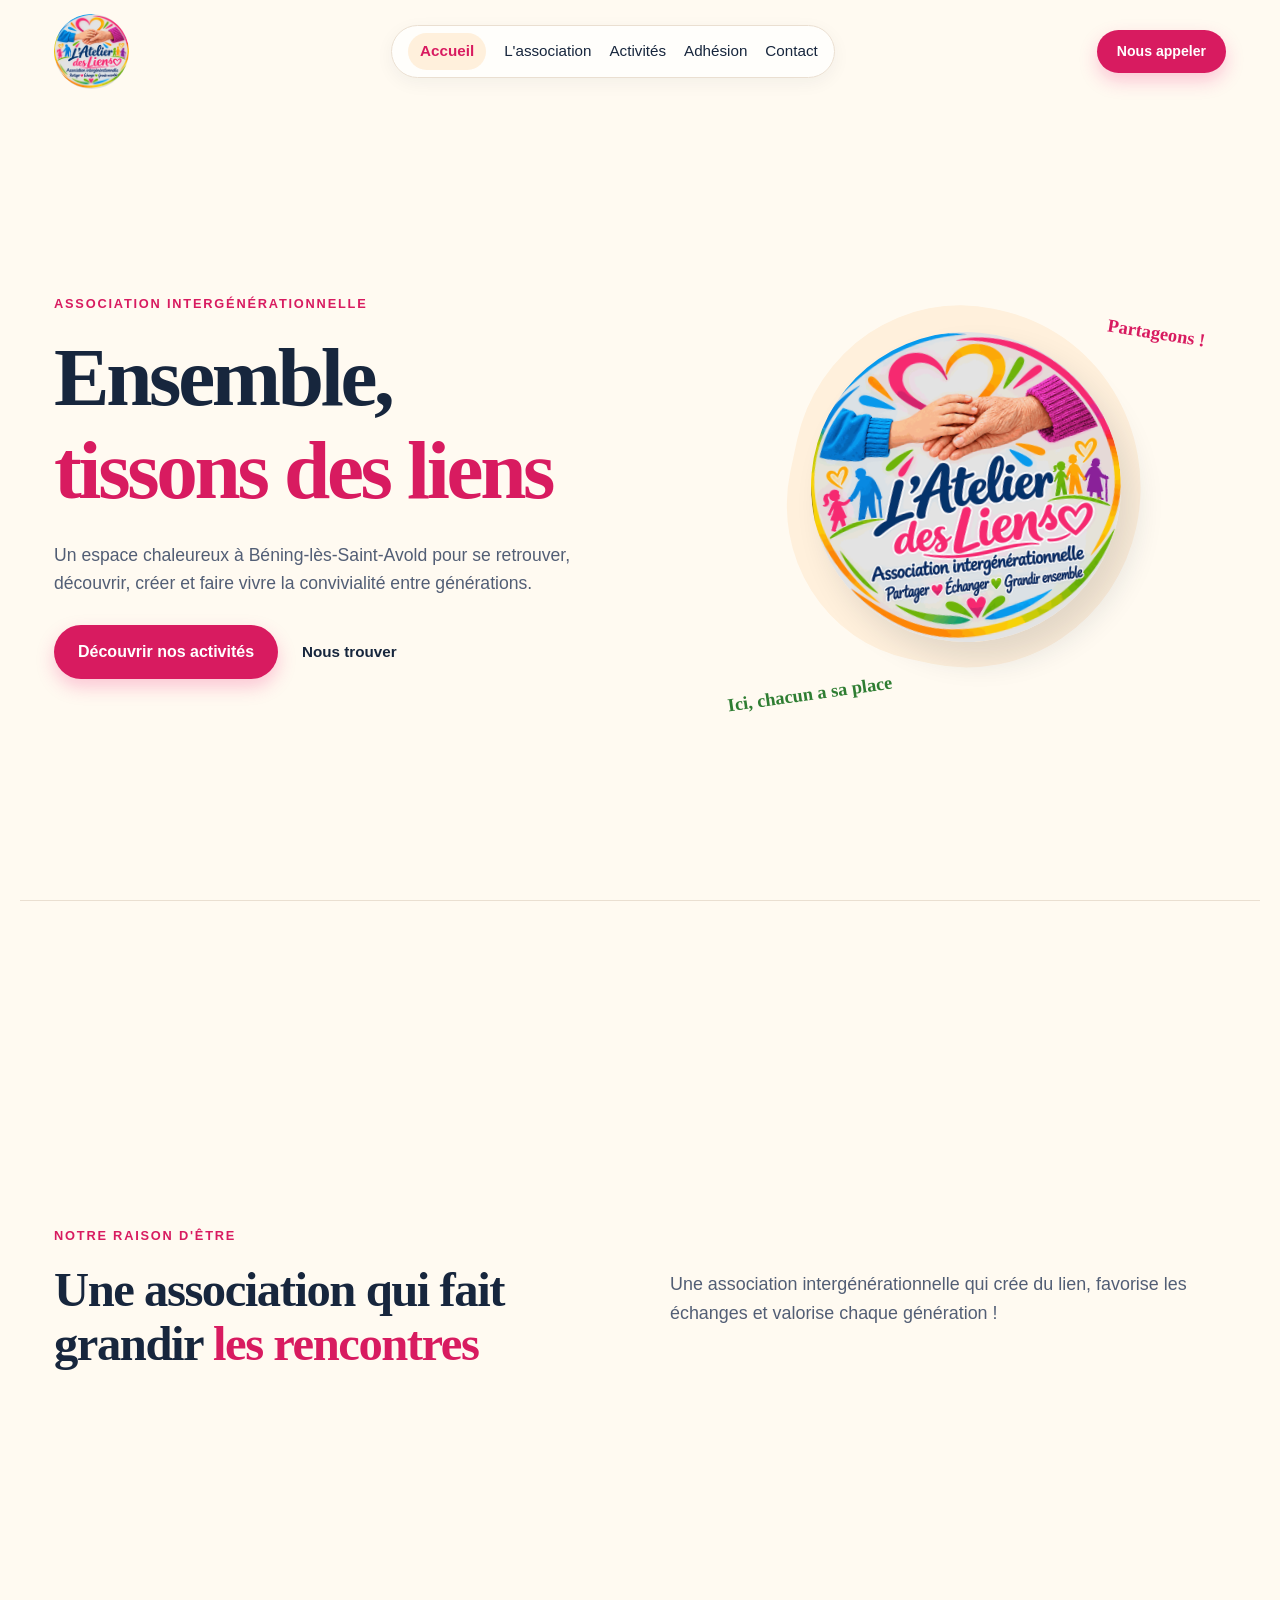
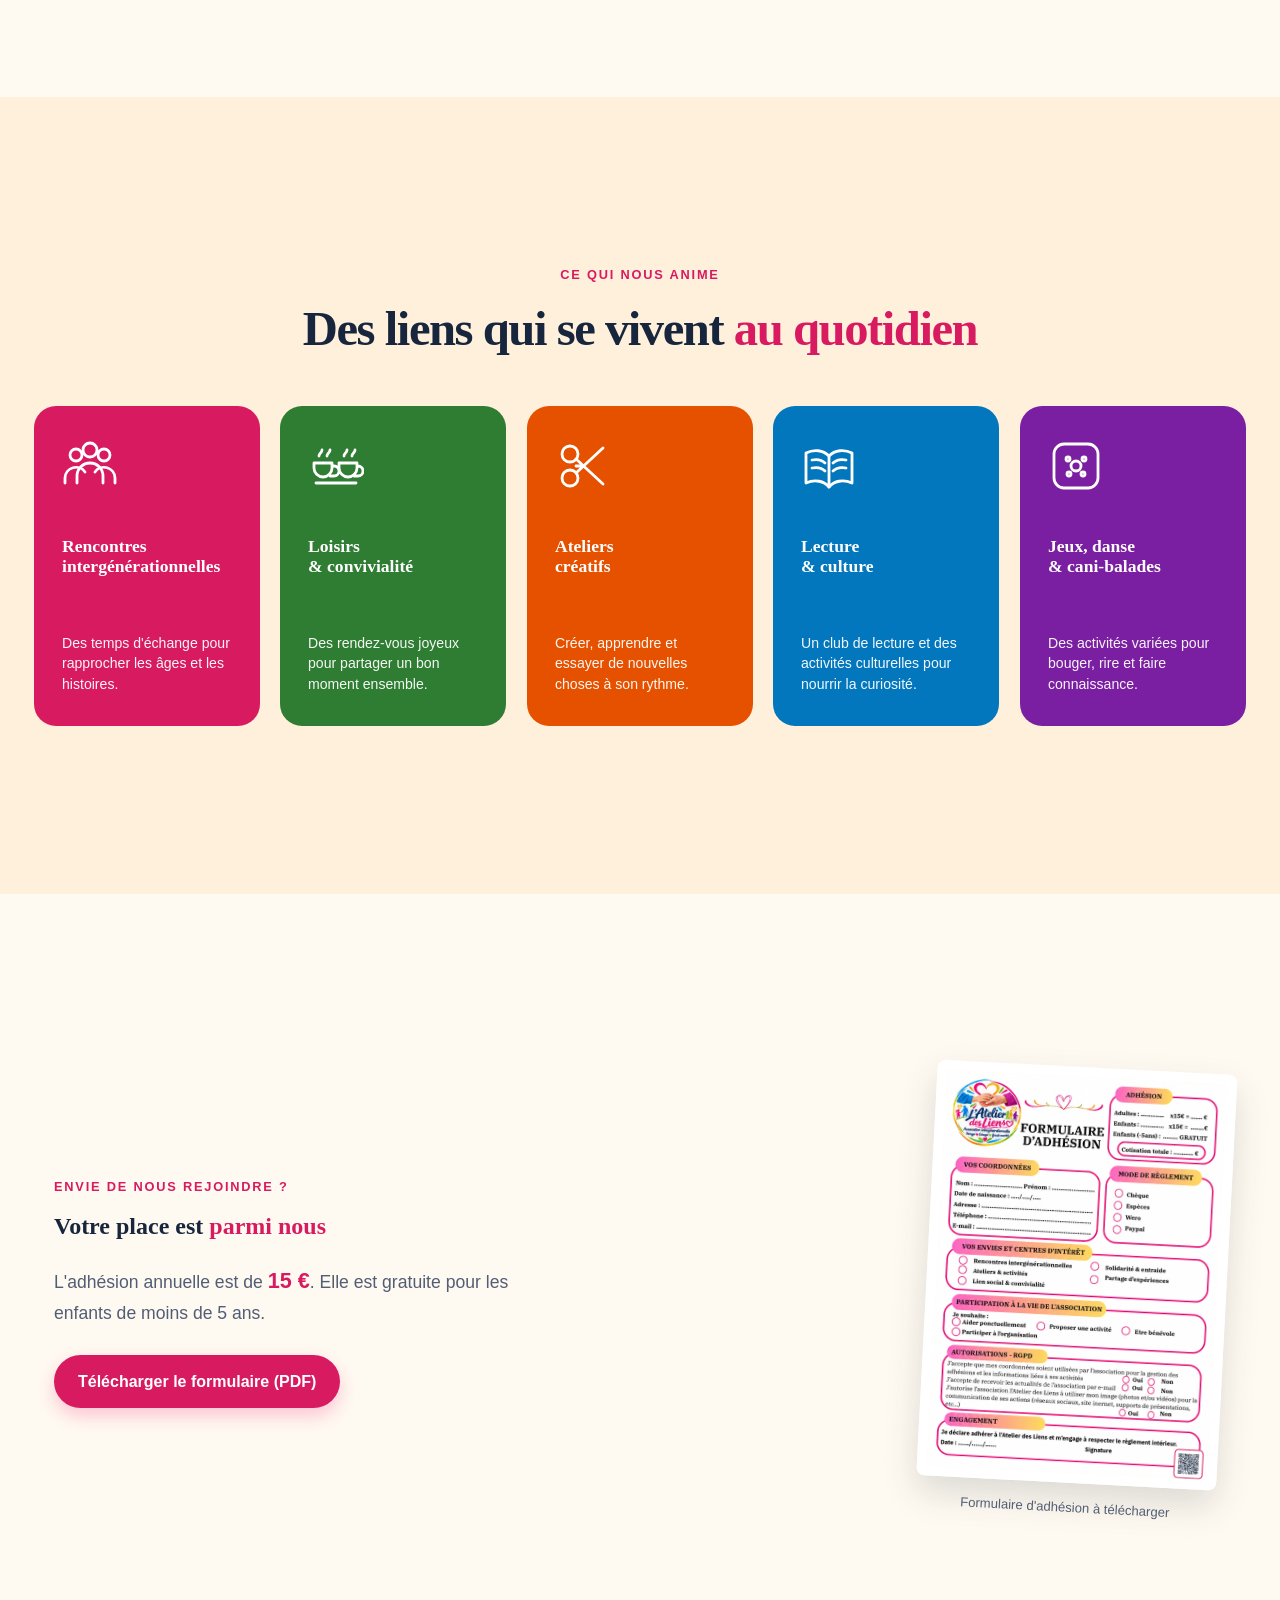
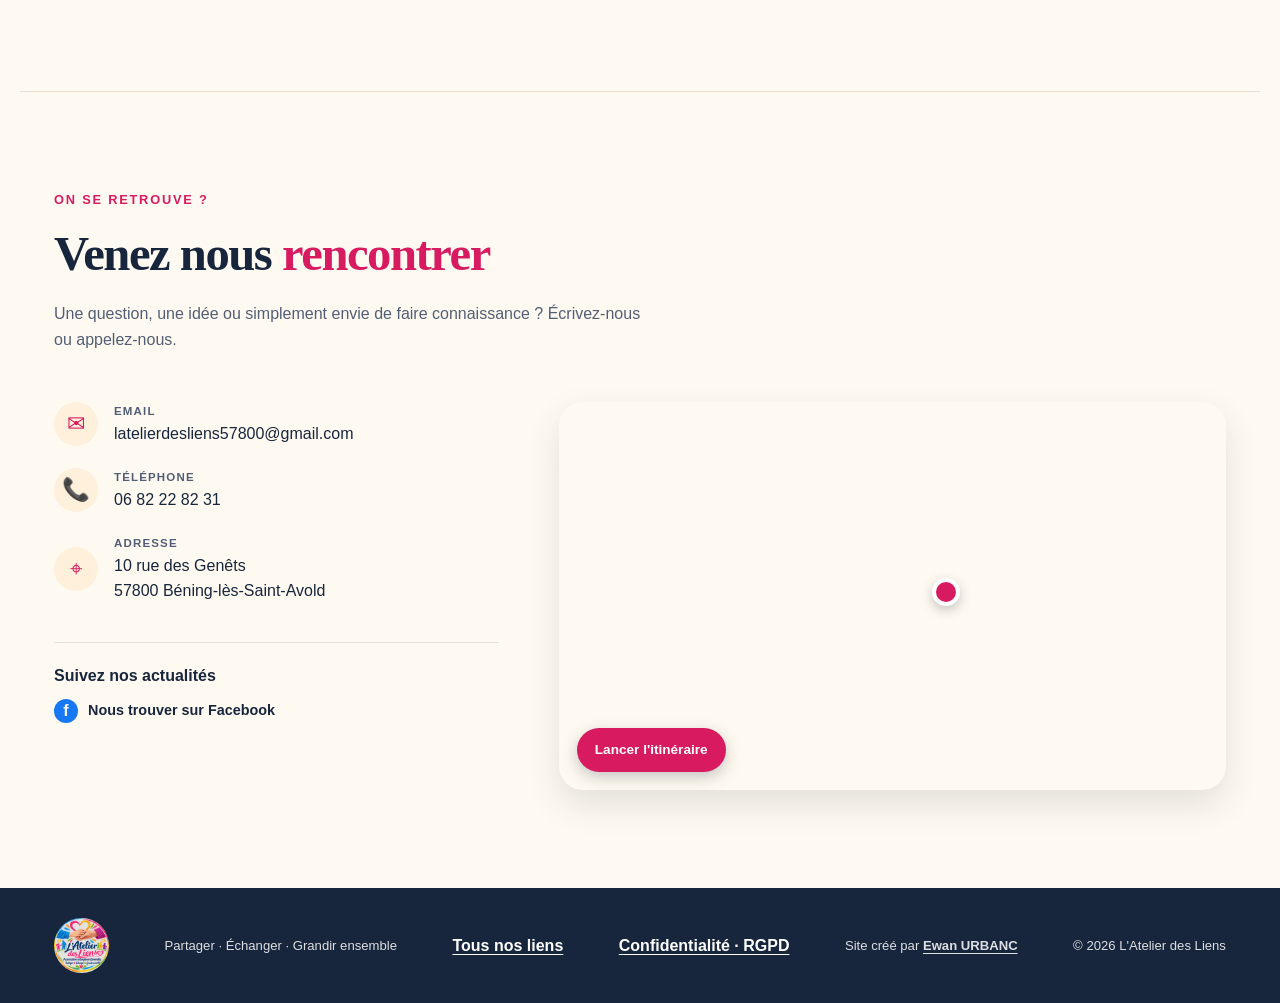
<file: index.html>
<!doctype html>
<html lang="fr">
  <head>
    <meta charset="utf-8">
    <meta name="viewport" content="width=device-width, initial-scale=1">
    <meta name="description" content="Une association intergénérationnelle qui crée du lien, favorise les échanges et valorise chaque génération !">
    <title>L'Atelier des Liens | Partager, échanger, grandir ensemble</title>
    <meta property="og:title" content="L'Atelier des Liens | Partager, échanger, grandir ensemble">
    <meta property="og:description" content="Une association intergénérationnelle qui crée du lien, favorise les échanges et valorise chaque génération !">
    <meta property="og:image" content="https://atelierdesliens-bening.fr/assets/logo-atelier-des-liens.png">
    <meta property="og:url" content="https://atelierdesliens-bening.fr/">
    <meta property="og:locale" content="fr_FR">
    <meta property="og:site_name" content="L'Atelier des Liens">
    <meta property="og:type" content="website">
    <meta name="theme-color" content="#fffaf1">
    <link rel="canonical" href="https://atelierdesliens-bening.fr/">
    <link rel="icon" href="/favicon.ico" sizes="48x48">
    <link rel="icon" type="image/png" sizes="96x96" href="/assets/favicon-96.png">
    <link rel="apple-touch-icon" href="assets/logo-icon.png">
    <script type="application/ld+json">{"@context":"https://schema.org","@type":"Organization","name":"L'Atelier des Liens","url":"https://atelierdesliens-bening.fr/","logo":"https://atelierdesliens-bening.fr/assets/logo-atelier-des-liens.png","telephone":"+33682228231","email":"latelierdesliens57800@gmail.com","address":{"@type":"PostalAddress","streetAddress":"10 rue des Genêts","postalCode":"57800","addressLocality":"Béning-lès-Saint-Avold","addressCountry":"FR"},"sameAs":["https://www.facebook.com/profile.php?id=61596247804913"]}</script>
    <link rel="stylesheet" href="styles.css?v=4">
  </head>
  <body>
    <header class="site-header">
      <a class="brand" href="#accueil" aria-label="Retour à l'accueil"><img src="assets/logo-atelier-des-liens.png" alt="Logo de L'Atelier des Liens"></a>
      <button class="nav-toggle" id="navToggle" type="button" aria-expanded="false" aria-controls="mainNav" aria-label="Ouvrir le menu">
        <span class="hamburger-bar"></span><span class="hamburger-bar"></span><span class="hamburger-bar"></span>
      </button>
      <nav class="nav-menu" id="mainNav" aria-label="Navigation principale">
        <a href="#accueil">Accueil</a>
        <a href="#association">L'association</a>
        <a href="#activites">Activités</a>
        <a href="#adhesion">Adhésion</a>
        <a href="#contact">Contact</a>
        <a class="button button-small mobile-only-button" href="tel:+33682228231">Nous appeler</a>
      </nav>
      <a class="button button-small desktop-only-button" href="tel:+33682228231">Nous appeler</a>
    </header>

    <main>
      <section class="hero page-section" id="accueil">
        <div class="hero-copy">
          <p class="eyebrow">Association intergénérationnelle</p>
          <h1>Ensemble,<br><em>tissons des liens</em></h1>
          <p class="hero-text">Un espace chaleureux à Béning-lès-Saint-Avold pour se retrouver, découvrir, créer et faire vivre la convivialité entre générations.</p>
          <div class="hero-actions">
            <a class="button" href="#activites">Découvrir nos activités</a>
            <a class="text-link" href="#contact">Nous trouver</a>
          </div>
        </div>
        <div class="hero-art" aria-hidden="true">
          <div class="sun"></div>
          <img src="assets/logo-atelier-des-liens.png" alt="">
          <span class="scribble scribble-one">Partageons !</span>
          <span class="scribble scribble-two">Ici, chacun a sa place</span>
        </div>
      </section>

      <section class="intro section page-section" id="association">
        <div class="section-heading">
          <p class="eyebrow">Notre raison d'être</p>
          <h2>Une association qui fait grandir <em>les rencontres</em></h2>
        </div>
        <p class="intro-text">Une association intergénérationnelle qui crée du lien, favorise les échanges et valorise chaque génération !</p>
      </section>

      <section class="activities section page-section" id="activites">
        <div class="section-heading centered">
          <p class="eyebrow">Ce qui nous anime</p>
          <h2>Des liens qui se vivent <em>au quotidien</em></h2>
        </div>
        <div class="activity-grid">
          <article class="activity-card pink"><span class="activity-icon" aria-hidden="true"><svg viewBox="0 0 56 56" fill="none" xmlns="http://www.w3.org/2000/svg"><circle cx="14" cy="17" r="6"/><circle cx="28" cy="12" r="7"/><circle cx="42" cy="17" r="6"/><path d="M3 45v-5a11 11 0 0 1 20-6M53 45v-5a11 11 0 0 0-20-6M15 45v-7a13 13 0 0 1 26 0v7"/></svg></span><h3>Rencontres<br>intergénérationnelles</h3><p>Des temps d'échange pour rapprocher les âges et les histoires.</p></article>
          <article class="activity-card green"><span class="activity-icon" aria-hidden="true"><svg viewBox="0 0 56 56" fill="none" xmlns="http://www.w3.org/2000/svg"><path d="M6 25h18v5a9 9 0 0 1-18 0v-5ZM24 28h2a5 5 0 0 1 0 10h-4M11 18c0-3 3-3 3-6M19 18c0-3 3-3 3-6M31 25h18v5a9 9 0 0 1-18 0v-5ZM49 28h1a5 5 0 0 1 0 10h-4M36 18c0-3 3-3 3-6M44 18c0-3 3-3 3-6M8 45h40"/></svg></span><h3>Loisirs<br>&amp; convivialité</h3><p>Des rendez-vous joyeux pour partager un bon moment ensemble.</p></article>
          <article class="activity-card orange"><span class="activity-icon" aria-hidden="true"><svg viewBox="0 0 56 56" fill="none" xmlns="http://www.w3.org/2000/svg"><circle cx="15" cy="16" r="8"/><circle cx="15" cy="40" r="8"/><path d="m21 21 27 25M21 35 48 10M21 28h7"/></svg></span><h3>Ateliers<br>créatifs</h3><p>Créer, apprendre et essayer de nouvelles choses à son rythme.</p></article>
          <article class="activity-card blue"><span class="activity-icon" aria-hidden="true"><svg viewBox="0 0 56 56" fill="none" xmlns="http://www.w3.org/2000/svg"><path d="M28 18c-6-6-15-7-23-3v30c9-4 18-2 23 4 5-6 14-8 23-4V15c-8-4-17-3-23 3Z"/><path d="M28 18v31M11 22c5-1 10 0 13 3M11 30c5-1 10 0 13 3M45 22c-5-1-10 0-13 3M45 30c-5-1-10 0-13 3"/></svg></span><h3>Lecture<br>&amp; culture</h3><p>Un club de lecture et des activités culturelles pour nourrir la curiosité.</p></article>
          <article class="activity-card purple"><span class="activity-icon" aria-hidden="true"><svg viewBox="0 0 56 56" fill="none" xmlns="http://www.w3.org/2000/svg"><rect x="6" y="6" width="44" height="44" rx="10"/><circle cx="20" cy="21" r="2"/><circle cx="36" cy="21" r="2"/><circle cx="28" cy="28" r="5"/><circle cx="21" cy="36" r="2"/><circle cx="35" cy="36" r="2"/></svg></span><h3>Jeux, danse<br>&amp; cani-balades</h3><p>Des activités variées pour bouger, rire et faire connaissance.</p></article>
        </div>
      </section>

      <section class="membership section page-section" id="adhesion">
        <div class="membership-copy">
          <p class="eyebrow">Envie de nous rejoindre ?</p>
          <h2>Votre place est <em>parmi nous</em></h2>
          <p>L'adhésion annuelle est de <strong>15 €</strong>. Elle est gratuite pour les enfants de moins de 5 ans.</p>
          <a class="button" href="assets/formulaire-adhesion-avec-liens.pdf" download>Télécharger le formulaire (PDF)</a>
        </div>
        <figure class="form-preview">
          <a href="assets/formulaire-adhesion-avec-liens.pdf" download aria-label="Télécharger le formulaire d'adhésion (PDF)"><img src="assets/formulaire-adhesion-avec-liens.png" alt="Aperçu du formulaire d'adhésion avec QR code"></a>
          <figcaption>Formulaire d'adhésion à télécharger</figcaption>
        </figure>
      </section>

      <section class="contact section page-section" id="contact">
        <div class="section-heading">
          <p class="eyebrow">On se retrouve ?</p>
          <h2>Venez nous <em>rencontrer</em></h2>
          <p>Une question, une idée ou simplement envie de faire connaissance ? Écrivez-nous ou appelez-nous.</p>
        </div>
        <div class="contact-layout">
          <div class="contact-details">
            <a class="contact-item" href="https://mail.google.com/mail/?view=cm&amp;fs=1&amp;to=latelierdesliens57800@gmail.com&amp;su=Contact%20L%27Atelier%20des%20Liens" target="_blank" rel="noopener"><span class="contact-symbol" aria-hidden="true">✉</span><span><small>Email</small>latelierdesliens57800@gmail.com</span></a>
            <a class="contact-item" href="tel:+33682228231" aria-label="Appeler le 06 82 22 82 31"><span class="contact-symbol" aria-hidden="true">📞</span><span><small>Téléphone</small>06 82 22 82 31</span></a>
            <a class="contact-item" href="https://www.google.com/maps/dir/?api=1&amp;destination=10+rue+des+Gen%C3%AAts+57800+B%C3%A9ning-l%C3%A8s-Saint-Avold" target="_blank" rel="noopener"><span class="contact-symbol" aria-hidden="true">⌖</span><span><small>Adresse</small>10 rue des Genêts<br>57800 Béning-lès-Saint-Avold</span></a>
            <div class="social-note"><span>Suivez nos actualités</span><a class="facebook-link" href="https://www.facebook.com/profile.php?id=61596247804913&amp;locale=fr_FR" target="_blank" rel="noopener"><span class="facebook-mark">f</span> Nous trouver sur Facebook</a></div>
          </div>
          <div class="map-card">
            <iframe title="Carte de localisation de L'Atelier des Liens" src="https://www.google.com/maps?ll=49.1370452,6.8275457&amp;z=17&amp;output=embed" loading="lazy" referrerpolicy="no-referrer-when-downgrade" allowfullscreen></iframe>
            <div class="map-location" role="img" aria-label="L'Atelier des Liens, 10 rue des Genêts, 57800 Béning-lès-Saint-Avold"><span aria-hidden="true"></span></div>
            <a class="map-link" href="https://www.google.com/maps/dir/?api=1&amp;destination=10+rue+des+Gen%C3%AAts+57800+B%C3%A9ning-l%C3%A8s-Saint-Avold" target="_blank" rel="noopener noreferrer">Lancer l'itinéraire</a>
          </div>
        </div>
      </section>

    </main>

    <footer class="site-footer"><img src="assets/logo-atelier-des-liens.png" alt="" aria-hidden="true"><p>Partager · Échanger · Grandir ensemble</p><a href="linktree.html">Tous nos liens</a><a href="confidentialite.html">Confidentialité · RGPD</a><p>Site créé par <a href="https://nougrr.github.io/portfolio/" target="_blank" rel="noopener">Ewan URBANC</a></p><p>© 2026 L'Atelier des Liens</p></footer>
    <script src="script.js?v=3"></script>
  </body>
</html>
</file>
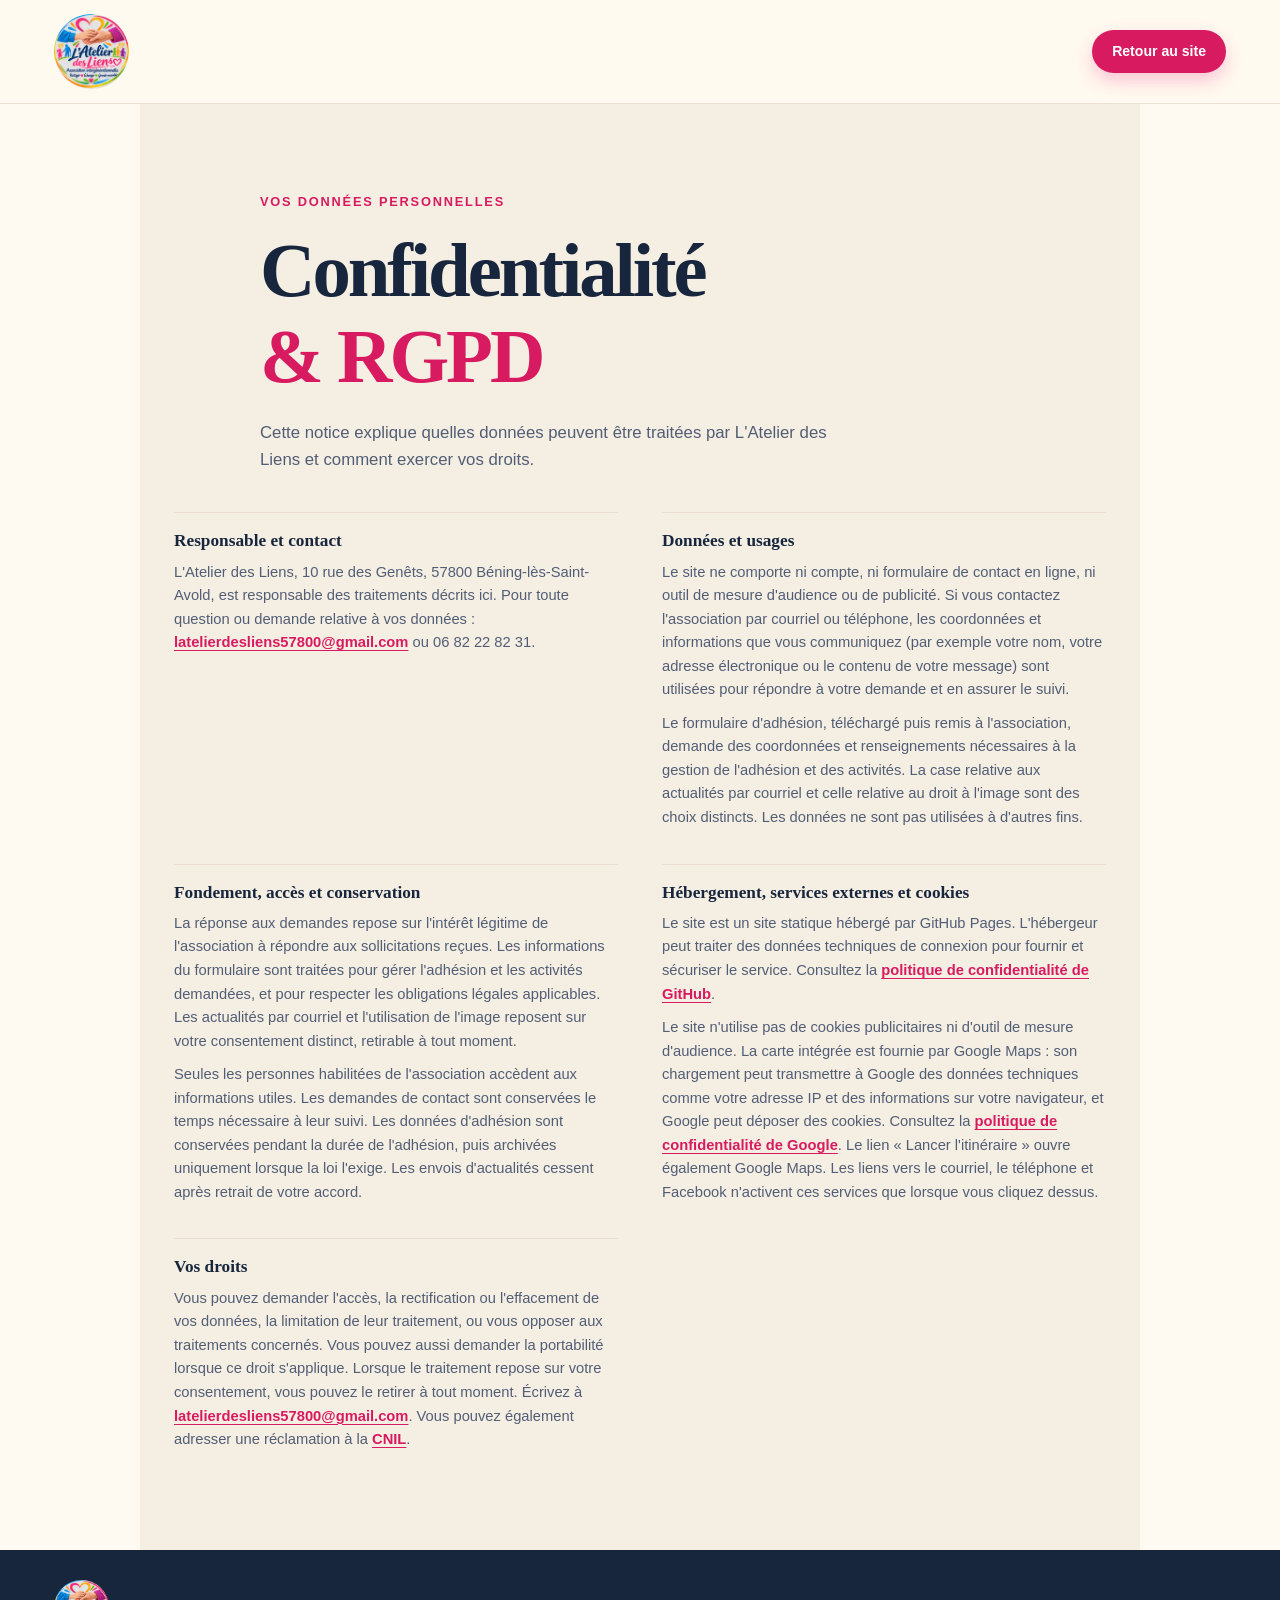
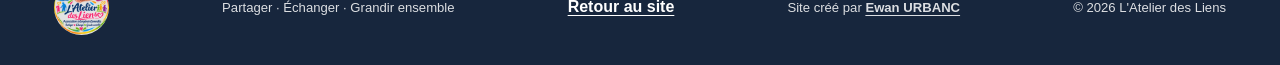
<file: confidentialite.html>
<!doctype html>
<html lang="fr">
  <head>
    <meta charset="utf-8">
    <meta name="viewport" content="width=device-width, initial-scale=1">
    <meta name="description" content="Politique de confidentialité et informations RGPD de L'Atelier des Liens.">
    <title>Confidentialité et RGPD | L'Atelier des Liens</title>
    <link rel="icon" href="/favicon.ico" sizes="48x48">
    <link rel="icon" type="image/png" sizes="96x96" href="/assets/favicon-96.png">
    <link rel="stylesheet" href="styles.css?v=4">
  </head>
  <body class="legal-body">
    <header class="legal-header">
      <a class="brand" href="index.html#accueil" aria-label="Retour à l'accueil"><img src="assets/logo-atelier-des-liens.png" alt="Logo de L'Atelier des Liens"></a>
      <a class="button button-small" href="index.html#accueil"> Retour au site</a>
    </header>
    <main class="legal-page">
      <div class="legal-intro">
        <p class="eyebrow">Vos données personnelles</p>
        <h1>Confidentialité<br><em>&amp; RGPD</em></h1>
        <p>Cette notice explique quelles données peuvent être traitées par L'Atelier des Liens et comment exercer vos droits.</p>
      </div>
      <div class="privacy-content">
        <article>
          <h2>Responsable et contact</h2>
          <p>L'Atelier des Liens, 10 rue des Genêts, 57800 Béning-lès-Saint-Avold, est responsable des traitements décrits ici. Pour toute question ou demande relative à vos données : <a href="https://mail.google.com/mail/?view=cm&amp;fs=1&amp;to=latelierdesliens57800@gmail.com" target="_blank" rel="noopener">latelierdesliens57800@gmail.com</a> ou 06 82 22 82 31.</p>
        </article>
        <article>
          <h2>Données et usages</h2>
          <p>Le site ne comporte ni compte, ni formulaire de contact en ligne, ni outil de mesure d'audience ou de publicité. Si vous contactez l'association par courriel ou téléphone, les coordonnées et informations que vous communiquez (par exemple votre nom, votre adresse électronique ou le contenu de votre message) sont utilisées pour répondre à votre demande et en assurer le suivi.</p>
          <p>Le formulaire d'adhésion, téléchargé puis remis à l'association, demande des coordonnées et renseignements nécessaires à la gestion de l'adhésion et des activités. La case relative aux actualités par courriel et celle relative au droit à l'image sont des choix distincts. Les données ne sont pas utilisées à d'autres fins.</p>
        </article>
        <article>
          <h2>Fondement, accès et conservation</h2>
          <p>La réponse aux demandes repose sur l'intérêt légitime de l'association à répondre aux sollicitations reçues. Les informations du formulaire sont traitées pour gérer l'adhésion et les activités demandées, et pour respecter les obligations légales applicables. Les actualités par courriel et l'utilisation de l'image reposent sur votre consentement distinct, retirable à tout moment.</p>
          <p>Seules les personnes habilitées de l'association accèdent aux informations utiles. Les demandes de contact sont conservées le temps nécessaire à leur suivi. Les données d'adhésion sont conservées pendant la durée de l'adhésion, puis archivées uniquement lorsque la loi l'exige. Les envois d'actualités cessent après retrait de votre accord.</p>
        </article>
        <article>
          <h2>Hébergement, services externes et cookies</h2>
          <p>Le site est un site statique hébergé par GitHub Pages. L'hébergeur peut traiter des données techniques de connexion pour fournir et sécuriser le service. Consultez la <a href="https://docs.github.com/fr/site-policy/privacy-policies/github-privacy-statement" target="_blank" rel="noopener noreferrer">politique de confidentialité de GitHub</a>.</p>
          <p>Le site n'utilise pas de cookies publicitaires ni d'outil de mesure d'audience. La carte intégrée est fournie par Google Maps : son chargement peut transmettre à Google des données techniques comme votre adresse IP et des informations sur votre navigateur, et Google peut déposer des cookies. Consultez la <a href="https://policies.google.com/privacy?hl=fr" target="_blank" rel="noopener noreferrer">politique de confidentialité de Google</a>. Le lien « Lancer l'itinéraire » ouvre également Google Maps. Les liens vers le courriel, le téléphone et Facebook n'activent ces services que lorsque vous cliquez dessus.</p>
        </article>
        <article>
          <h2>Vos droits</h2>
          <p>Vous pouvez demander l'accès, la rectification ou l'effacement de vos données, la limitation de leur traitement, ou vous opposer aux traitements concernés. Vous pouvez aussi demander la portabilité lorsque ce droit s'applique. Lorsque le traitement repose sur votre consentement, vous pouvez le retirer à tout moment. Écrivez à <a href="https://mail.google.com/mail/?view=cm&amp;fs=1&amp;to=latelierdesliens57800@gmail.com" target="_blank" rel="noopener">latelierdesliens57800@gmail.com</a>. Vous pouvez également adresser une réclamation à la <a href="https://www.cnil.fr/fr/plaintes" target="_blank" rel="noopener noreferrer">CNIL</a>.</p>
        </article>
      </div>
    </main>
    <footer class="site-footer"><img src="assets/logo-atelier-des-liens.png" alt="" aria-hidden="true"><p>Partager · Échanger · Grandir ensemble</p><a href="index.html#accueil">Retour au site</a><p>Site créé par <a href="https://nougrr.github.io/portfolio/" target="_blank" rel="noopener">Ewan URBANC</a></p><p>© 2026 L'Atelier des Liens</p></footer>
  </body>
</html>
</file>
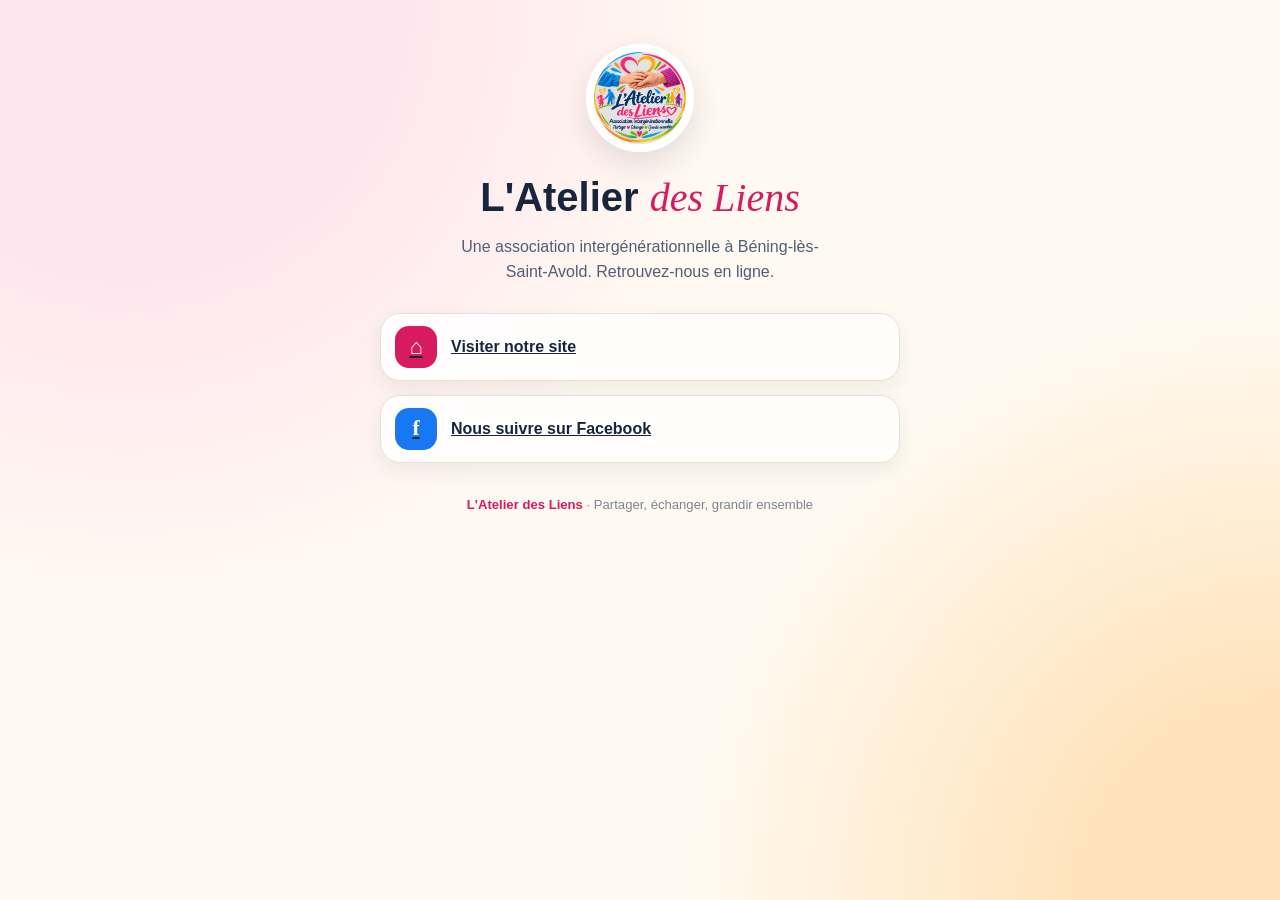
<file: linktree.html>
<!doctype html>
<html lang="fr">
  <head>
    <meta charset="utf-8">
    <meta name="viewport" content="width=device-width, initial-scale=1">
    <meta name="description" content="Les liens de L'Atelier des Liens : site officiel et Facebook.">
    <meta name="theme-color" content="#fffaf1">
    <title>L'Atelier des Liens | Tous nos liens</title>
    <meta property="og:title" content="L'Atelier des Liens | Tous nos liens">
    <meta property="og:description" content="Les liens de L'Atelier des Liens : site officiel et Facebook.">
    <meta property="og:image" content="https://atelierdesliens-bening.fr/assets/logo-atelier-des-liens.png">
    <meta property="og:url" content="https://atelierdesliens-bening.fr/linktree.html">
    <meta property="og:locale" content="fr_FR">
    <meta property="og:type" content="website">
    <link rel="icon" href="/favicon.ico" sizes="48x48">
    <link rel="icon" type="image/png" sizes="96x96" href="/assets/favicon-96.png">
    <style>
      :root { --ink: #17263d; --cream: #fffaf1; --peach: #fff0dc; --pink: #d81b60; --orange: #e65100; --line: #eadfd1; }
      * { box-sizing: border-box; }
      body { margin: 0; min-height: 100vh; color: var(--ink); background: radial-gradient(circle at 10% 0%, #ffe5ee 0 18%, transparent 42%), radial-gradient(circle at 100% 100%, #ffe2ba 0 12%, transparent 38%), var(--cream); font-family: Arial, Helvetica, sans-serif; }
      main { width: min(100% - 32px, 520px); margin: 0 auto; padding: 44px 0 32px; text-align: center; }
      .brand { width: 108px; height: 108px; margin: 0 auto 20px; border: 8px solid #fff; border-radius: 50%; box-shadow: 0 12px 30px rgba(23, 38, 61, .12); }
      h1 { margin: 0; font-size: clamp(1.8rem, 7vw, 2.5rem); line-height: 1.05; }
      h1 em { color: var(--pink); font-family: Georgia, serif; font-weight: 400; }
      .intro { max-width: 390px; margin: 16px auto 28px; color: #525e75; line-height: 1.55; }
      .links { display: grid; gap: 14px; }
      .link { display: flex; align-items: center; gap: 14px; min-height: 68px; padding: 12px 20px 12px 14px; color: var(--ink); background: rgba(255, 255, 255, .88); border: 1px solid var(--line); border-radius: 20px; box-shadow: 0 8px 20px rgba(23, 38, 61, .07); font-size: 1rem; font-weight: 700; transition: transform .2s ease, box-shadow .2s ease, border-color .2s ease; }
      .link:hover, .link:focus-visible { border-color: var(--pink); box-shadow: 0 12px 26px rgba(216, 27, 96, .14); transform: translateY(-2px); outline: none; }
      .icon { display: grid; flex: 0 0 42px; place-items: center; width: 42px; height: 42px; border-radius: 14px; color: #fff; background: var(--pink); font-size: 1.35rem; }
      .link:nth-child(2) .icon { background: #1877f2; font-family: Georgia, serif; font-weight: 700; }
      .link span:last-child { flex: 1; text-align: left; }
      .arrow { flex: 0 0 auto; color: var(--pink); font-size: 1.4rem; }
      footer { margin-top: 34px; color: #7b8492; font-size: .82rem; }
      footer a { color: var(--pink); font-weight: 700; text-decoration: none; }
    </style>
  </head>
  <body>
    <main>
      <img class="brand" src="assets/logo-atelier-des-liens.png" alt="Logo de L'Atelier des Liens">
      <h1>L'Atelier <em>des Liens</em></h1>
      <p class="intro">Une association intergénérationnelle à Béning-lès-Saint-Avold. Retrouvez-nous en ligne.</p>
      <nav class="links" aria-label="Nos liens">
        <a class="link" href="https://atelierdesliens-bening.fr" aria-label="Visiter le site officiel">
          <span class="icon" aria-hidden="true">⌂</span><span>Visiter notre site</span>
        </a>
        <a class="link" href="https://www.facebook.com/profile.php?id=61596247804913&amp;locale=fr_FR" target="_blank" rel="noopener noreferrer" aria-label="Ouvrir notre page Facebook">
          <span class="icon" aria-hidden="true">f</span><span>Nous suivre sur Facebook</span>
        </a>
      </nav>
      <footer><a href="https://atelierdesliens-bening.fr">L'Atelier des Liens</a> · Partager, échanger, grandir ensemble</footer>
    </main>
  </body>
</html>
</file>
<file: styles.css>
/* ==========================================================================
   1. VARIABLES & RESET
   ========================================================================== */
:root {
  --ink: #17263d;
  --muted: #525e75;
  --cream: #fffaf1;
  --peach: #fff0dc;
  --pink: #d81b60;
  --orange: #e65100;
  --blue: #0277bd;
  --green: #2e7d32;
  --purple: #7b1fa2;
  --line: #eadfd1;
  --header-height: 103px;
}

*,
*::before,
*::after {
  box-sizing: border-box;
}

html {
  scroll-behavior: smooth;
  scroll-padding-top: var(--header-height);
}

body {
  margin: 0;
  color: var(--ink);
  background: var(--cream);
  font-family: Arial, Helvetica, sans-serif;
  line-height: 1.6;
}

a {
  color: inherit;
  text-decoration: none;
}

img {
  display: block;
  max-width: 100%;
  height: auto;
}

/* Accessibilité : Focus Clavier */
a:focus-visible,
button:focus-visible {
  outline: 3px solid var(--pink);
  outline-offset: 3px;
  border-radius: 4px;
}

/* ==========================================================================
   2. HEADER & NAVIGATION
   ========================================================================== */
.site-header {
  align-items: center;
  backdrop-filter: blur(12px);
  background: rgba(255, 250, 241, 0.96);
  display: flex;
  justify-content: space-between;
  max-width: none;
  margin: auto;
  min-height: var(--header-height);
  padding: 14px max(34px, calc((100% - 1172px) / 2));
  position: sticky;
  top: 0;
  z-index: 100;
}

.brand img {
  height: 75px;
  width: 75px;
  object-fit: cover;
  border-radius: 50%;
}

nav {
  display: flex;
  gap: 30px;
  font-size: 0.95rem;
  font-weight: 500;
}

.site-header .nav-menu {
  align-items: center;
  background: rgba(255, 255, 255, 0.72);
  border: 1px solid var(--line);
  border-radius: 999px;
  box-shadow: 0 5px 18px rgba(23, 38, 61, 0.05);
  gap: 18px;
  padding: 7px 16px;
}

nav a {
  transition: color 0.2s ease;
}

nav a:hover,
.text-link:hover,
nav a[aria-current="page"] {
  color: var(--pink);
}

nav a[aria-current="location"] {
  background: var(--peach);
  border-radius: 999px;
  color: var(--pink);
  font-weight: 700;
  padding: 6px 12px;
}

.button {
  align-items: center;
  background: var(--pink);
  border-radius: 999px;
  color: #ffffff;
  display: inline-flex;
  gap: 12px;
  padding: 14px 24px;
  font-weight: 700;
  box-shadow: 0 8px 18px rgba(242, 43, 127, 0.25);
  transition: transform 0.2s ease, box-shadow 0.2s ease, background-color 0.2s ease;
}

.button:hover {
  box-shadow: 0 12px 25px rgba(242, 43, 127, 0.35);
  transform: translateY(-2px);
}

.button-small {
  padding: 10px 20px;
  font-size: 0.88rem;
}

/* ==========================================================================
   3. HERO SECTION
   ========================================================================== */
.hero {
  display: grid;
  grid-template-columns: minmax(0, 1fr) minmax(340px, 0.85fr);
  max-width: 1240px;
  min-height: calc(100svh - var(--header-height));
  margin: auto;
  padding: 40px 34px 70px;
  align-items: center;
  gap: 40px;
}

.eyebrow {
  color: var(--pink);
  font-size: 0.8rem;
  font-weight: 700;
  letter-spacing: 0.14em;
  margin: 0 0 16px;
  text-transform: uppercase;
}

h1,
h2,
h3 {
  line-height: 1.12;
  margin: 0;
}

h1,
h2 {
  font-family: Georgia, "Times New Roman", serif;
}

h1 {
  font-size: clamp(3rem, 6.5vw, 5.8rem);
  letter-spacing: -0.04em;
}

h1 em,
h2 em {
  color: var(--pink);
  font-style: normal;
}

.hero-text {
  color: var(--muted);
  font-size: 1.1rem;
  max-width: 550px;
  margin: 24px 0 28px;
}

.hero-actions {
  align-items: center;
  display: flex;
  flex-wrap: wrap;
  gap: 24px;
}

.text-link {
  font-weight: 700;
  font-size: 0.95rem;
  display: inline-flex;
  align-items: center;
  gap: 6px;
}

.hero-art {
  min-height: 420px;
  position: relative;
  display: grid;
  place-items: center;
}

.hero-art .sun {
  background: var(--peach);
  border-radius: 48% 52% 50% 45%;
  height: 360px;
  position: absolute;
  transform: rotate(12deg);
  width: 350px;
}

.hero-art img {
  border-radius: 50%;
  max-width: 310px;
  position: relative;
  box-shadow: 12px 20px 30px rgba(23, 38, 61, 0.12);
  transform: rotate(-6deg);
}

.scribble {
  color: var(--pink);
  font-family: Georgia, "Times New Roman", serif;
  font-size: 1.15rem;
  position: absolute;
  font-weight: 600;
}

.scribble-one {
  right: 4%;
  top: 10%;
  transform: rotate(9deg);
}

.scribble-two {
  bottom: -3%;
  left: 4%;
  color: var(--green);
  transform: rotate(-8deg);
}

/* ==========================================================================
   4. SECTIONS GENERALES & INTRO
   ========================================================================== */
.section {
  max-width: 1240px;
  margin: auto;
  padding: 90px 34px;
}

.page-section {
  min-height: calc(100svh - var(--header-height));
}

@media (prefers-reduced-motion: reduce) {
  html { scroll-behavior: auto; }
}

.intro {
  align-items: center;
  border-top: 1px solid var(--line);
  display: grid;
  gap: 60px;
  grid-template-columns: 1fr 1fr;
}

.section-heading h2 {
  font-size: clamp(2.1rem, 3.8vw, 3.8rem);
  letter-spacing: -0.03em;
}

.intro-text {
  color: var(--muted);
  font-size: 1.12rem;
  margin: 0;
  max-width: 530px;
}

.centered {
  text-align: center;
}

/* ==========================================================================
   5. SECTION ACTIVITES (GRILLE & CARTES UNIFORMES)
   ========================================================================== */
.activities {
  display: flex;
  flex-direction: column;
  justify-content: center;
  background: var(--peach);
  max-width: none;
  padding-left: max(34px, calc((100% - 1360px) / 2));
  padding-right: max(34px, calc((100% - 1360px) / 2));
}

.activity-grid {
  display: grid;
  gap: 20px;
  grid-template-columns: repeat(5, minmax(0, 1fr));
  margin-top: 50px;
  align-items: stretch; /* Hauteur identique pour toutes les cellules de la ligne */
}

.activity-card {
  border-radius: 22px;
  color: #ffffff;
  cursor: pointer;

  /* Agencement Flexbox pour uniformiser le contenu */
  display: flex;
  flex-direction: column;
  justify-content: flex-start;

  min-height: 320px;
  height: 100%;
  padding: 32px 28px;
  position: relative;

  /* Animation fluide d'agrandissement */
  transition: transform 0.35s cubic-bezier(0.34, 1.56, 0.64, 1), box-shadow 0.35s ease;
  will-change: transform;
}

.activity-card:hover,
.activity-card:focus-within {
  transform: scale(1.06) translateY(-6px);
  box-shadow: 0 20px 35px rgba(23, 38, 61, 0.28);
  z-index: 5;
}

.activity-card:active {
  transform: scale(1.02) translateY(-2px);
}

/* Variantes de couleurs des cartes */
.activity-card.pink { background: var(--pink); }
.activity-card.green { background: var(--green); }
.activity-card.orange { background: var(--orange); }
.activity-card.blue { background: var(--blue); }
.activity-card.purple { background: var(--purple); }

.activity-icon {
  display: block;
  font-size: 2.8rem;
  line-height: 1;
  margin-bottom: 36px;
}

.activity-icon svg {
  color: currentColor;
  height: 56px;
  stroke: currentColor;
  stroke-linecap: round;
  stroke-linejoin: round;
  stroke-width: 2.8;
  width: 56px;
}

.activity-card h3 {
  font-family: Georgia, "Times New Roman", serif;
  font-size: 1.1rem;
  margin-bottom: 0;
  overflow-wrap: normal;
  word-break: normal;
}

.activity-card p {
  font-size: 0.88rem;
  margin: auto 0 0;
  opacity: 0.95;
  line-height: 1.45;
  padding-top: 20px;
}

/* ==========================================================================
   6. SECTION ADHESION
   ========================================================================== */
.membership {
  align-items: center;
  display: grid;
  gap: 70px;
  grid-template-columns: 1fr 300px;
}

.membership-copy > p:not(.eyebrow) {
  color: var(--muted);
  font-size: 1.1rem;
  margin: 24px 0 28px;
  max-width: 490px;
}

.membership-copy strong {
  color: var(--pink);
  font-size: 1.35rem;
}

.form-preview {
  margin: 0;
  transform: rotate(3deg);
  transition: transform 0.3s ease;
}

.form-preview:hover {
  transform: rotate(0deg) scale(1.03);
}

.form-preview img {
  border: 10px solid #ffffff;
  border-radius: 8px;
  box-shadow: 0 16px 35px rgba(23, 38, 61, 0.15);
}

.form-preview figcaption {
  color: var(--muted);
  font-size: 0.82rem;
  margin-top: 14px;
  text-align: center;
}

/* ==========================================================================
   7. SECTION CONTACT & CARTE
   ========================================================================== */
.contact {
  border-top: 1px solid var(--line);
  display: flex;
  flex-direction: column;
  justify-content: center;
}

.contact .section-heading > p:last-child {
  color: var(--muted);
  margin: 20px 0 0;
  max-width: 600px;
}

.contact-layout {
  display: grid;
  gap: 60px;
  grid-template-columns: 0.8fr 1.2fr;
  margin-top: 50px;
}

.contact-details {
  display: flex;
  flex-direction: column;
  gap: 22px;
}

.contact-item {
  align-items: center;
  display: flex;
  gap: 16px;
  transition: color 0.2s ease;
}

.contact-item:hover {
  color: var(--pink);
}

.contact-item > span:last-child {
  min-width: 0;
  overflow-wrap: anywhere;
}

.contact-symbol {
  align-items: center;
  background: var(--peach);
  border-radius: 50%;
  color: var(--pink);
  display: flex;
  flex: 0 0 44px;
  font-size: 1.4rem;
  height: 44px;
  justify-content: center;
}

.contact-item small {
  color: var(--muted);
  display: block;
  font-size: 0.72rem;
  letter-spacing: 0.1em;
  text-transform: uppercase;
  font-weight: 700;
}

.social-note {
  border-top: 1px solid var(--line);
  display: flex;
  flex-direction: column;
  gap: 10px;
  margin-top: 16px;
  padding-top: 20px;
}

.social-note > span:first-child {
  font-weight: 700;
}

.facebook-link {
  align-items: center;
  color: var(--ink);
  display: inline-flex;
  font-size: 0.9rem;
  font-weight: 700;
  gap: 10px;
  width: fit-content;
  transition: color 0.2s ease;
}

.facebook-link:hover {
  color: var(--pink);
}

.facebook-mark {
  align-items: center;
  background: #1877f2;
  border-radius: 50%;
  color: #ffffff;
  display: inline-flex;
  font-family: Arial, sans-serif;
  font-size: 1rem;
  height: 24px;
  justify-content: center;
  line-height: 1;
  width: 24px;
}

/* Carte Interactive */
.map-card {
  border-radius: 24px;
  min-height: 380px;
  overflow: hidden;
  position: relative;
  box-shadow: 0 15px 35px rgba(23, 38, 61, 0.12);
}

.map-card iframe {
  border: 0;
  height: 100%;
  min-height: 380px;
  width: 100%;
}

.map-location {
  align-items: center;
  display: flex;
  left: 58%;
  position: absolute;
  top: 49%;
  transform: translate(-50%, -50%);
  z-index: 2;
}

.map-location span {
  background: var(--pink);
  border: 4px solid #ffffff;
  border-radius: 50%;
  box-shadow: 0 4px 12px rgba(23, 38, 61, 0.25);
  display: block;
  height: 28px;
  width: 28px;
}

.map-link {
  background: var(--pink);
  border-radius: 999px;
  bottom: 18px;
  color: #ffffff;
  font-size: 0.85rem;
  font-weight: 700;
  left: 18px;
  padding: 11px 18px;
  position: absolute;
  z-index: 2;
  box-shadow: 0 5px 16px rgba(23, 38, 61, 0.25);
  transition: background-color 0.2s ease, color 0.2s ease;
}

.map-link:hover {
  background: #ffffff;
  color: var(--pink);
}

/* ==========================================================================
   8. CONFIDENTIALITE & RGPD
   ========================================================================== */
.legal-body { scroll-snap-type: none; }

.legal-header {
  align-items: center;
  background: rgba(255, 250, 241, 0.96);
  border-bottom: 1px solid var(--line);
  display: flex;
  justify-content: space-between;
  min-height: var(--header-height);
  padding: 14px max(34px, calc((100% - 1172px) / 2));
}

.legal-page {
  background: #f5eee3;
  margin: 0 auto;
  max-width: 1000px;
  min-height: calc(100vh - var(--header-height));
  padding: clamp(48px, 8vw, 88px) 34px;
}

.legal-intro { margin: 0 auto; max-width: 760px; }
.legal-intro h1 { font-size: clamp(2.8rem, 6vw, 4.8rem); }

.legal-intro > p:last-child {
  color: var(--muted);
  font-size: 1.05rem;
  margin: 20px 0 0;
  max-width: 600px;
}

.privacy-content {
  display: grid;
  gap: 24px 44px;
  grid-template-columns: repeat(2, minmax(0, 1fr));
  margin-top: 38px;
}

.privacy-content article {
  border-top: 1px solid var(--line);
  padding-top: 18px;
}

.privacy-content article h2,
.privacy-content article h3 {
  font-size: 1.08rem;
  margin-bottom: 10px;
}

.privacy-content article p {
  color: var(--muted);
  font-size: .92rem;
  margin: 0 0 10px;
}

.privacy-content a,
.site-footer > a {
  color: var(--pink);
  font-weight: 700;
  text-decoration: underline;
  text-underline-offset: 3px;
}

.site-footer > a { color: #fff; }

/* ==========================================================================
   8. FOOTER
   ========================================================================== */
.site-footer {
  align-items: center;
  background: var(--ink);
  color: #ffffff;
  display: flex;
  flex-wrap: wrap;
  gap: 25px;
  justify-content: space-between;
  padding: 30px max(34px, calc((100% - 1172px) / 2));
}

.site-footer img {
  height: 55px;
  width: 55px;
  border-radius: 50%;
}

.site-footer p {
  font-size: 0.82rem;
  margin: 0;
  opacity: 0.85;
}

.site-footer p a {
  color: #fff;
  font-weight: 700;
  text-decoration: underline;
  text-underline-offset: 3px;
}

/* ==========================================================================
   9. MEDIA QUERIES (RESPONSIVE DESIGN)
   ========================================================================== */
@media (max-width: 1024px) {
  .activity-grid {
    grid-template-columns: repeat(3, minmax(0, 1fr));
  }
}

@media (max-width: 850px) {
  nav {
    display: none;
  }

  .hero {
    display: flex;
    flex-direction: column;
    align-items: stretch;
    padding-top: 30px;
  }

  .hero-copy {
    position: relative;
    z-index: 2;
  }

  .hero-art {
    min-height: 350px;
  }

  .hero-art .sun {
    height: 290px;
    width: 290px;
  }

  .hero-art img {
    max-width: 250px;
  }

  .intro,
  .membership,
  .contact-layout {
    grid-template-columns: 1fr;
    gap: 40px;
  }

  .form-preview {
    max-width: 280px;
    justify-self: center;
  }
}

@media (max-width: 640px) {
  .activity-grid {
    grid-template-columns: repeat(2, minmax(0, 1fr));
  }
}

@media (max-width: 480px) {
  .site-header {
    padding: 14px 20px;
  }

  .site-header .button-small {
    display: none;
  }

  .section,
  .hero {
    padding-left: 20px;
    padding-right: 20px;
  }

  .hero {
    padding-top: 35px;
  }

  h1 {
    font-size: 3.2rem;
  }

  .contact-item {
    align-items: flex-start;
    gap: 12px;
  }

  .contact-symbol {
    flex-basis: 40px;
    height: 40px;
  }

  .map-card,
  .map-card iframe {
    min-height: 320px;
  }

  .activity-grid {
    grid-template-columns: 1fr;
  }

  .section {
    padding-bottom: 64px;
    padding-top: 64px;
  }

  .activity-card {
    min-height: auto;
  }

  .site-footer {
    padding: 25px 20px;
    flex-direction: column;
    text-align: center;
  }

  .legal-page { padding: 48px 20px; }
  .legal-header { padding: 12px 20px; }
}

@media (max-width: 850px) {
  .privacy-content { grid-template-columns: 1fr; }
  .legal-header { padding: 14px 24px; }
}

/* Menu mobile accessible */
.nav-toggle {
  display: none;
  background: transparent;
  border: 0;
  cursor: pointer;
  flex-direction: column;
  gap: 5px;
  padding: 10px;
  z-index: 1001;
}

.hamburger-bar {
  background: var(--ink);
  border-radius: 4px;
  display: block;
  height: 3px;
  transition: transform .3s ease, opacity .3s ease;
  width: 28px;
}

.mobile-only-button { display: none; }
.nav-toggle.is-active .hamburger-bar:nth-child(1) { transform: translateY(8px) rotate(45deg); }
.nav-toggle.is-active .hamburger-bar:nth-child(2) { opacity: 0; }
.nav-toggle.is-active .hamburger-bar:nth-child(3) { transform: translateY(-8px) rotate(-45deg); }

@media (max-width: 850px) {
  .nav-toggle { display: flex; }
  .desktop-only-button { display: none; }
  .mobile-only-button { display: inline-flex; margin-top: 10px; }
  .nav-menu {
    align-items: center;
    background: var(--cream);
    border: 0;
    border-radius: 0;
    box-shadow: -10px 0 30px rgba(23, 38, 61, .15);
    display: flex;
    flex-direction: column;
    gap: 24px;
    height: 100vh;
    justify-content: center;
    max-width: 340px;
    padding: 40px 20px;
    position: fixed;
    right: -100%;
    top: 0;
    transition: right .35s cubic-bezier(.16, 1, .3, 1);
    width: 80%;
    z-index: 1000;
  }
  .nav-menu.is-open { right: 0; }
  .nav-menu a:not(.button) { font-size: 1.2rem; font-weight: 700; }
}

/* Ajustements fluides pour les tablettes et les petits écrans */
.hero > *,
.intro > *,
.membership > *,
.contact-layout > * { min-width: 0; }

.contact-item,
.facebook-link { overflow-wrap: anywhere; }

@media (max-width: 1024px) {
  .site-header,
  .legal-header {
    padding-left: clamp(24px, 4vw, 34px);
    padding-right: clamp(24px, 4vw, 34px);
  }

  .activity-grid {
    grid-template-columns: repeat(auto-fit, minmax(min(100%, 220px), 1fr));
  }

  .activity-card { padding: clamp(22px, 2.7vw, 30px); }
  .membership { gap: 40px; grid-template-columns: minmax(0, 1fr) minmax(240px, 300px); }
  .contact-layout { gap: 36px; }
}

@media (max-width: 850px) {
  :root { --header-height: 80px; }
  html { scroll-padding-top: 0; }

  .site-header,
  .legal-header {
    gap: 14px;
    min-height: var(--header-height);
    padding: 10px clamp(18px, 4vw, 30px);
  }

  .site-header {
    background-color: #fffaf1 !important;
    backdrop-filter: none;
    isolation: isolate;
    position: relative;
    z-index: 1000;
  }

  .brand img { height: 60px; width: 60px; }

  .site-header nav.nav-menu {
    align-items: center;
    background: var(--cream);
    border: 0;
    border-radius: 0;
    box-shadow: -10px 0 30px rgba(23, 38, 61, .15);
    display: flex;
    flex-direction: column;
    gap: 22px;
    height: 100vh;
    height: 100dvh;
    justify-content: center;
    max-width: 360px;
    padding: calc(28px + env(safe-area-inset-top)) 24px calc(28px + env(safe-area-inset-bottom));
    position: fixed;
    right: -110%;
    top: 0;
    transition: right .3s cubic-bezier(.16, 1, .3, 1), visibility .3s;
    visibility: hidden;
    width: min(86vw, 360px);
    z-index: 1000;
  }

  .site-header nav.nav-menu.is-open { right: 0; visibility: visible; }
  .site-header nav.nav-menu a:not(.button) { font-size: 1.15rem; font-weight: 700; }
  .nav-toggle { display: flex; margin-left: auto; }
  .desktop-only-button { display: none; }
  .mobile-only-button { display: inline-flex; margin-top: 8px; }

  .hero {
    align-items: stretch;
    gap: 16px;
    min-height: auto;
    padding-top: clamp(36px, 7vw, 64px);
  }

  h1 { font-size: clamp(2.8rem, 9vw, 5rem); }
  .hero-art {
    display: grid;
    flex: 0 0 auto;
    grid-template-rows: auto 1fr auto;
    min-height: clamp(360px, 95vw, 420px);
    max-width: 360px;
    margin: 0 auto;
    width: 100%;
  }
  .hero-art .sun {
    height: clamp(230px, 38vw, 290px);
    left: 50%;
    top: 50%;
    transform: translate(-50%, -50%) rotate(12deg);
    width: clamp(230px, 38vw, 290px);
  }
  .hero-art img {
    grid-row: 2;
    justify-self: center;
    max-width: min(64vw, 250px);
  }
  .hero-art .scribble-one {
    grid-row: 1;
    justify-self: end;
    position: static;
  }
  .hero-art .scribble-two {
    grid-row: 3;
    justify-self: start;
    position: static;
  }

  .intro,
  .membership,
  .contact-layout {
    grid-template-columns: minmax(0, 1fr);
    gap: 36px;
  }

  .membership { justify-items: start; }
  .form-preview { justify-self: center; max-width: min(72vw, 320px); }
  .contact-layout { margin-top: 36px; }
  .map-card, .map-card iframe { min-height: 340px; }
  .privacy-content { grid-template-columns: minmax(0, 1fr); }
  .legal-page { width: 100%; }
}

@media (max-width: 600px) {
  .section,
  .hero {
    padding-left: clamp(18px, 5vw, 24px);
    padding-right: clamp(18px, 5vw, 24px);
  }

  .section {
    padding-bottom: clamp(56px, 12vw, 72px);
    padding-top: clamp(56px, 12vw, 72px);
  }

  .hero { padding-top: 32px; }
  .hero-actions { align-items: flex-start; gap: 18px; }
  .hero-actions .button { max-width: 100%; }
  .section-heading h2 { font-size: clamp(2rem, 8vw, 2.8rem); }
  .intro { gap: 24px; }
  .activity-grid { margin-top: 32px; }
  .activity-card { min-height: 260px; }
  .activity-icon { margin-bottom: 24px; }
  .contact-item { align-items: flex-start; gap: 12px; }
  .contact-symbol { flex-basis: 40px; height: 40px; }
  .map-card, .map-card iframe { min-height: 300px; }

  .site-footer {
    flex-direction: column;
    gap: 18px;
    padding: 28px 20px;
    text-align: center;
  }

  .legal-page { padding: 48px 20px; }
  .legal-header { padding: 10px 18px; }
  .legal-header .button { padding: 10px 14px; }
}

@media (max-width: 360px) {
  .site-header { padding-left: 14px; padding-right: 14px; }
  .brand img { height: 54px; width: 54px; }
  .hero-actions { align-items: stretch; flex-direction: column; }
  .hero-actions .button { justify-content: center; padding-left: 16px; padding-right: 16px; }
  .activity-grid { grid-template-columns: minmax(0, 1fr); }
  .map-card, .map-card iframe { min-height: 260px; }
}
</file>
